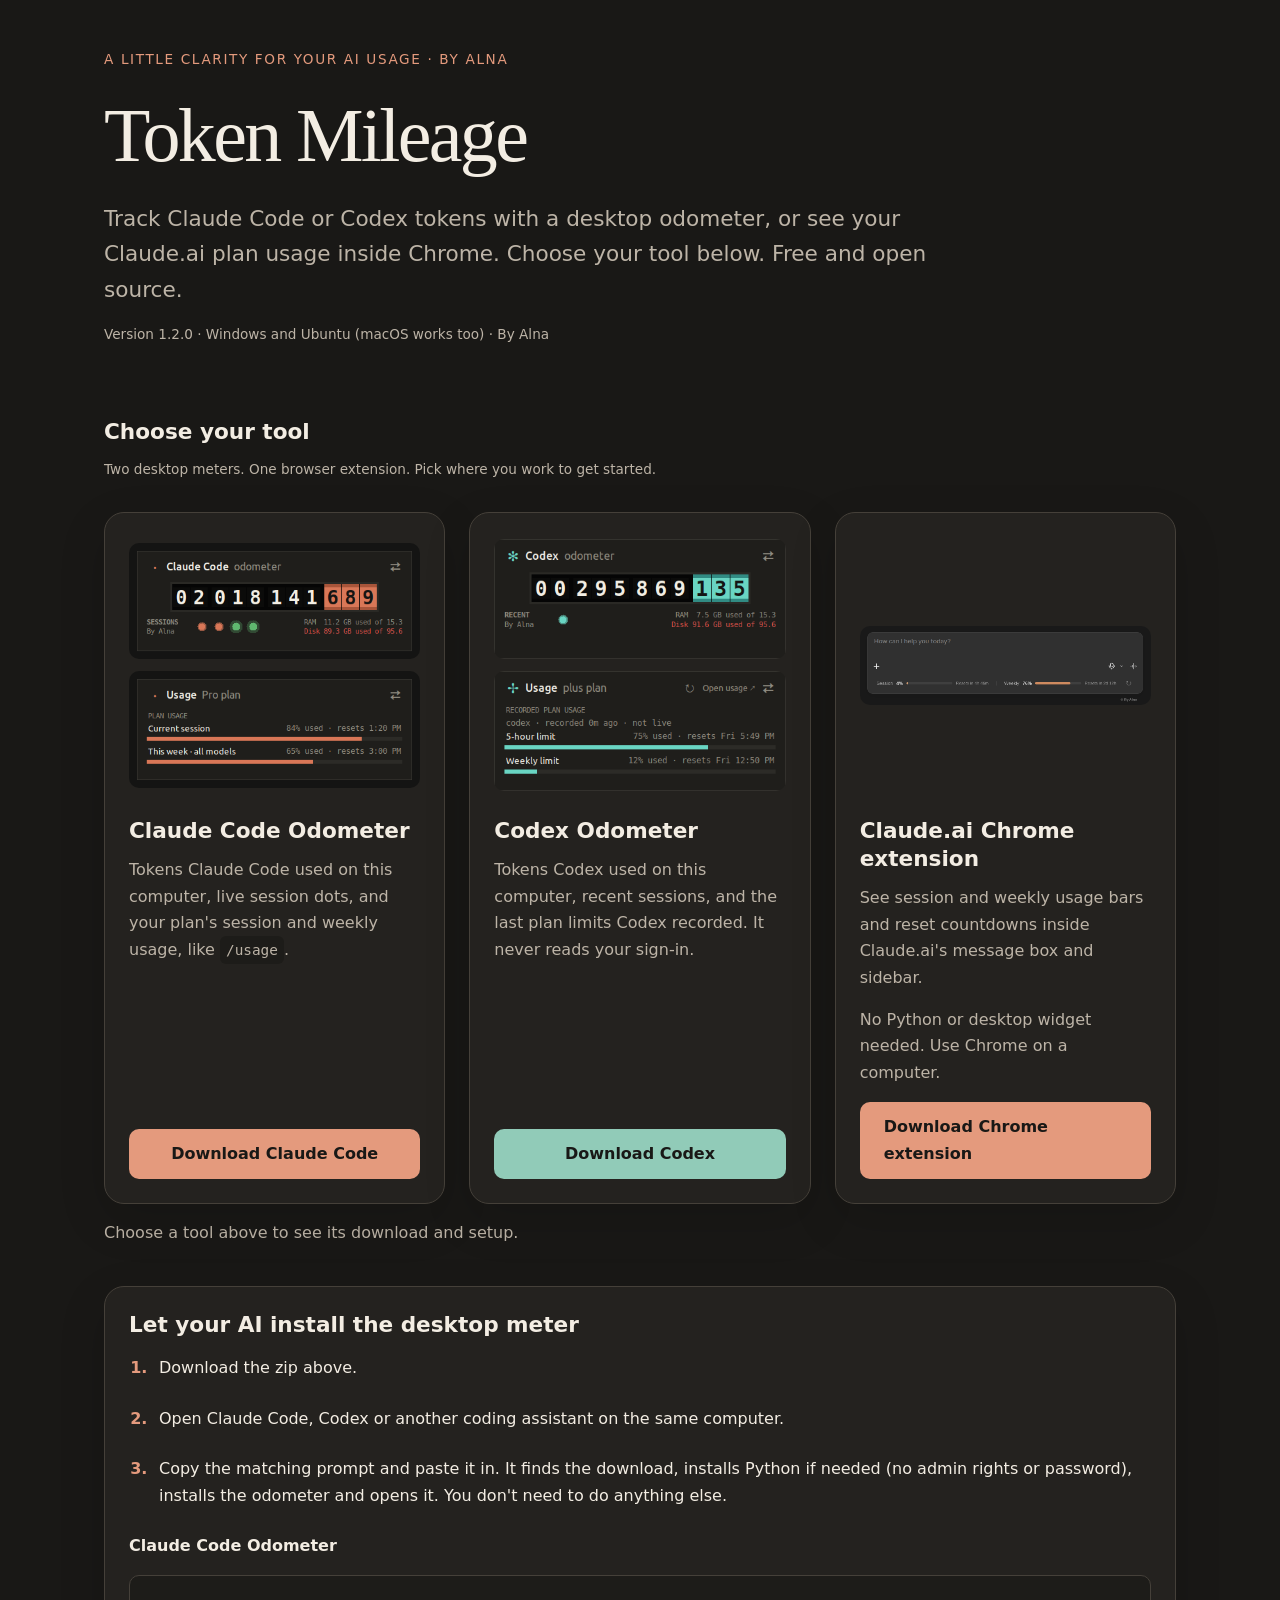
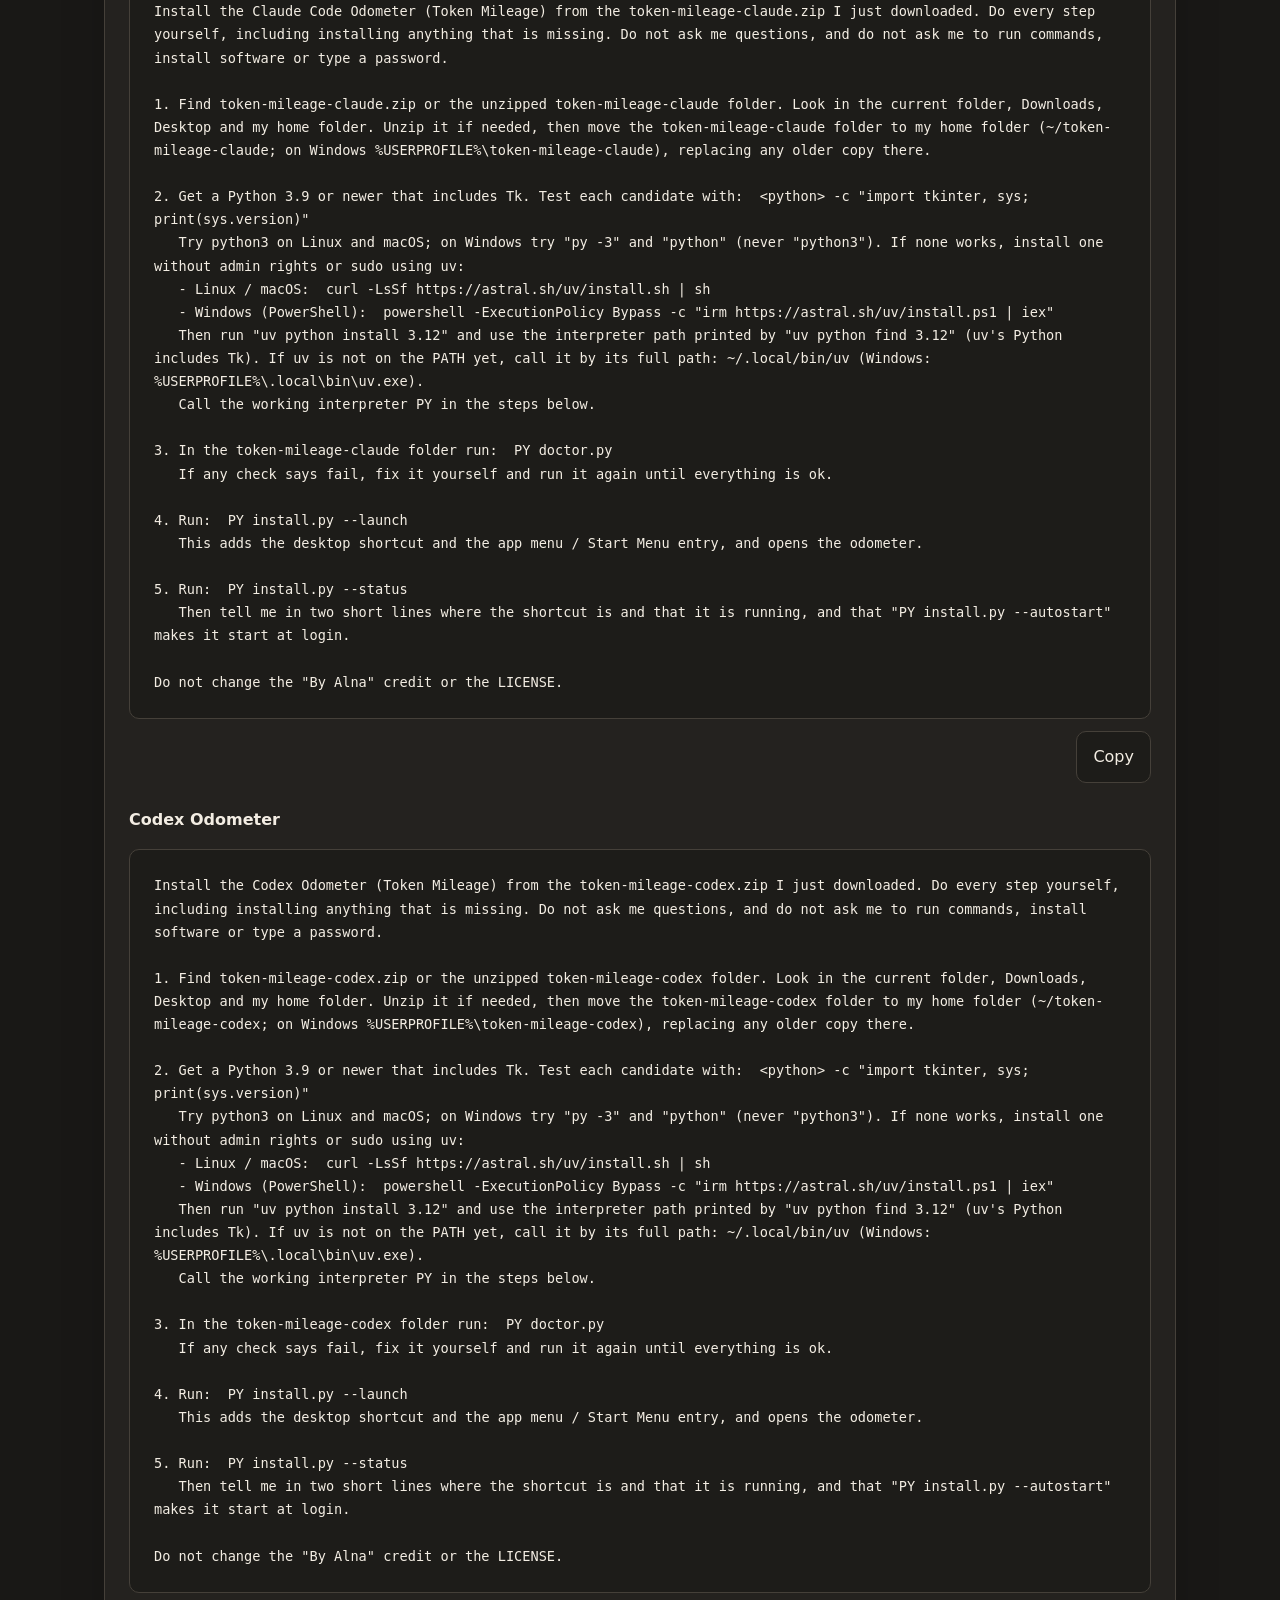
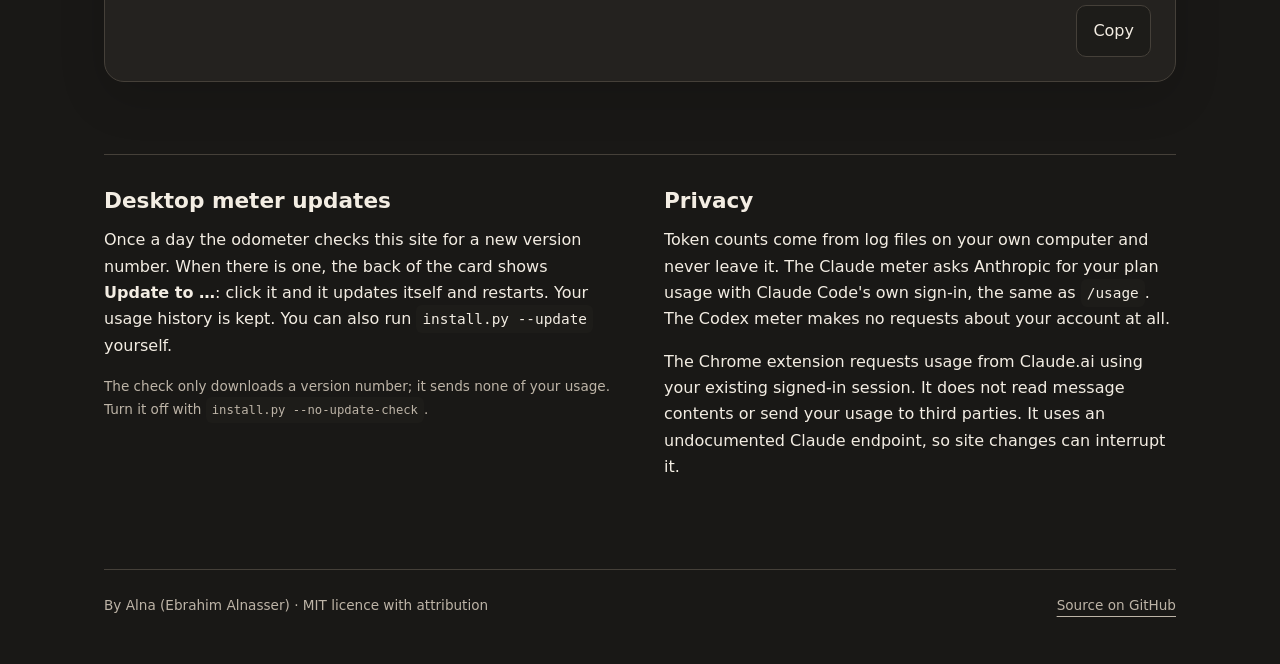
<file: site/index.html>
<!doctype html>
<html lang="en">
<head>
<meta charset="utf-8">
<meta name="viewport" content="width=device-width, initial-scale=1">
<title>Token Mileage</title>
<meta name="description" content="Desktop token odometers for Claude Code and Codex, plus a Claude.ai usage extension for Chrome. Free downloads and simple setup guides.">
<link rel="icon" href="img/icon.png">
<style>
:root {
 --bg:#191816; --panel:#24221f; --well:#1d1c19; --line:#454039; --ink:#f3ede3; --mute:#bdb4a7;
 --claude:#e49a7d; --codex:#91cbb8; --glow:#d48a6530; --clear:transparent;
 --font:system-ui,"Segoe UI",Ubuntu,sans-serif; --display:Georgia,"Times New Roman",serif; --mono:ui-monospace,"Cascadia Mono","DejaVu Sans Mono",monospace;
 --xs:.375rem; --sm:.75rem; --md:1rem; --lg:1.5rem; --xl:2rem; --xxl:3rem; --section:4.5rem;
 --code-size:.9em; --tiny:.85rem; --body:1rem; --title:1.35rem; --hero:clamp(2.75rem,6vw,4.75rem); --radius:1.25rem; --inner-radius:.625rem;
 --preview-height:16rem; --width:1120px; --control:44px; --border:1px; --ring:2px; --drift:-4px; --lift:-2px; --shadow:0 16px 48px #00000024; --hover-shadow:0 12px 36px var(--glow);
}
*{box-sizing:border-box} body{margin:0;background:var(--bg);color:var(--ink);font:var(--body)/1.65 var(--font)}
main{max-width:var(--width);margin:auto;padding:var(--xxl) var(--lg)}
h1{font:normal var(--hero)/1.08 var(--display);letter-spacing:-.035em;margin:var(--lg) 0}
h2{font-size:var(--title);line-height:1.3;margin:0 0 var(--sm)} h3{font-size:var(--body);margin:var(--lg) 0 var(--sm)}
p{margin:0 0 var(--md)} a{color:inherit;text-underline-offset:var(--xs)}
.lead{color:var(--mute);max-width:65ch;font-size:var(--title)} .small{font-size:var(--tiny);color:var(--mute)}
.eyebrow{color:var(--claude);font-size:var(--tiny);letter-spacing:.12em;text-transform:uppercase}
section{margin-top:var(--section)} .apps{display:grid;grid-template-columns:repeat(3,minmax(0,1fr));gap:var(--lg);margin-top:var(--xl);align-items:stretch;grid-auto-rows:1fr}
.app,.install-card{background:var(--panel);border:var(--border) solid var(--line);border-radius:var(--radius);padding:var(--lg);box-shadow:var(--shadow);animation:float 8s ease-in-out infinite;transition:box-shadow .2s,border-color .2s;position:relative}
.app:nth-child(2){animation-delay:-2.8s}.app:nth-child(3),.install-card:nth-child(even){animation-delay:-5.3s}
.app:hover,.install-card:hover{box-shadow:var(--hover-shadow);border-color:var(--accent,var(--claude));translate:0 var(--lift)}
.claude{--accent:var(--claude)} .codex{--accent:var(--codex)}
.app{display:flex;flex-direction:column}
.previews{height:var(--preview-height);display:flex;flex-direction:column;justify-content:center;gap:var(--sm);flex-shrink:0}
.app img{width:100%;height:auto;min-height:0;max-height:100%;object-fit:contain;display:block;border-radius:var(--inner-radius);flex:0 1 auto}
.app .choose{margin-top:auto}.choose::after{content:"";position:absolute;inset:0;border-radius:var(--radius)}
.app:has(.choose:focus-visible){outline:var(--ring) solid var(--accent);outline-offset:var(--xs)}
.app h2{margin-top:var(--lg)} .app p{color:var(--mute)} .app .small{font-size:var(--tiny)}
.app[aria-current="true"]{border-color:var(--accent);box-shadow:var(--hover-shadow)}
.btn,button{font:inherit;min-height:var(--control);border-radius:var(--inner-radius);cursor:pointer}
.btn{display:inline-flex;align-items:center;justify-content:center;padding:var(--sm) var(--lg);background:var(--accent,var(--claude));color:var(--bg);font-weight:650;text-decoration:none;border:0;margin-top:var(--sm)}
button{border:var(--border) solid var(--line);padding:var(--sm) var(--md);background:var(--well);color:var(--ink)}
button:hover{border-color:var(--accent,var(--claude))} :focus-visible{outline:var(--ring) solid var(--accent,var(--claude));outline-offset:var(--xs)}
.choose{width:100%}.choose:disabled{cursor:default}.install-card{margin-top:var(--lg)}
.prompt{margin-top:var(--md)} .prompt pre{padding:var(--lg);background:var(--well);border:var(--border) solid var(--line);border-radius:var(--inner-radius);font:var(--tiny)/1.7 var(--mono);white-space:pre-wrap;overflow-wrap:anywhere;margin:0 0 var(--sm)}
.copy{display:block;margin-inline-start:auto}.inline-copy{margin:var(--xs)}
.tabs{display:flex;gap:var(--sm);margin:var(--md) 0}.tabs button[aria-selected="true"]{border-color:var(--claude);color:var(--claude)}
ol{padding-inline-start:var(--lg)}li{padding-inline-start:var(--xs);margin-bottom:var(--lg)}li::marker{color:var(--accent,var(--claude));font-weight:bold}
code{font:var(--code-size) var(--mono);background:var(--well);border-radius:var(--xs);padding:var(--xs);overflow-wrap:anywhere}
summary{cursor:pointer;min-height:var(--control);padding-block:var(--sm)}details{border-top:var(--border) solid var(--line);margin-top:var(--lg)}
.shared{display:grid;grid-template-columns:1fr 1fr;gap:var(--xxl);border-top:var(--border) solid var(--line);margin-top:var(--section)}
.shared section{margin-top:var(--xl)}footer{display:flex;flex-wrap:wrap;justify-content:space-between;gap:var(--md);margin-top:var(--section);padding-top:var(--lg);border-top:var(--border) solid var(--line);color:var(--mute);font-size:var(--tiny)}
[hidden]{display:none!important}.js-only{display:none}.js .js-only{display:inline-flex} .js .choose{display:flex} .status{color:var(--mute);margin-top:var(--md)}
@keyframes float{0%,100%{transform:translateY(0)}50%{transform:translateY(var(--drift))}}
@media(max-width:760px){.apps,.shared{grid-template-columns:1fr}main{padding:var(--xl) var(--md)}.app{padding:var(--lg)}.shared{gap:var(--lg)}.shared section{margin-top:var(--lg)}}
@media(prefers-reduced-motion:reduce){*,*::before,*::after{animation:none!important;transition:none!important;scroll-behavior:auto!important}.app:hover,.install-card:hover{translate:none}}
</style>
</head>
<body>
<main>
  <p class="eyebrow">A little clarity for your AI usage · By Alna</p>
  <h1>Token Mileage</h1>
  <p class="lead">Track Claude Code or Codex tokens with a desktop odometer, or see your Claude.ai plan usage inside Chrome. Choose your tool below. Free and open source.</p>
  <p class="small">Version <span id="version">1.2.0</span> · Windows and Ubuntu (macOS works too) · By Alna</p>

  <section aria-labelledby="choose-heading"><h2 id="choose-heading">Choose your tool</h2><p class="small">Two desktop meters. One browser extension. Pick where you work to get started.</p>
  <div class="apps">
    <div class="app claude">
      <div class="previews">
      <img src="img/claude-front.png" alt="Claude Code Odometer showing the token count" width="444" height="178">
      <img src="img/claude-back.png" alt="Claude Code Odometer back card with plan usage bars" width="444" height="178">
      </div>
      <h2>Claude Code Odometer</h2>
      <p>Tokens Claude Code used on this computer, live session dots, and your plan's session and weekly usage, like <code>/usage</code>.</p>
      <a class="btn choose" href="downloads/token-mileage-claude.zip" download data-tool="claude" aria-controls="claude-download">Download Claude Code</a>
    </div>
    <div class="app codex">
      <div class="previews">
      <img src="img/codex-front.png" alt="Codex Odometer showing the token count" width="420" height="173">
      <img src="img/codex-back.png" alt="Codex Odometer back card with recorded plan limits" width="420" height="173">
      </div>
      <h2>Codex Odometer</h2>
      <p>Tokens Codex used on this computer, recent sessions, and the last plan limits Codex recorded. It never reads your sign-in.</p>
      <a class="btn choose" href="downloads/token-mileage-codex.zip" download data-tool="codex" aria-controls="codex-download">Download Codex</a>
    </div>
    <div class="app claude extension">
      <div class="previews">
      <img src="img/chrome-extension.png" alt="Claude usage inside the message box, with © By Alna below it" width="1039" height="283">
      </div>
      <h2>Claude.ai Chrome extension</h2>
      <p>See session and weekly usage bars and reset countdowns inside Claude.ai's message box and sidebar.</p>
      <p>No Python or desktop widget needed. Use Chrome on a computer.</p>
      <a class="btn choose" href="downloads/token-mileage-chrome-extension.zip" download data-tool="chrome" aria-controls="chrome-download">Download Chrome extension</a>
    </div>
  </div>

  </section>
  <p class="status js-only" id="selection-status" role="status">Choose a tool above to see its download and setup.</p>
<section class="install-card claude" id="claude-download" data-tools="claude"><p class="eyebrow">Your download</p><h2>Claude Code Odometer</h2><a class="btn" href="downloads/token-mileage-claude.zip" download>Download for Claude Code</a></section>
<section class="install-card codex" id="codex-download" data-tools="codex"><p class="eyebrow">Your download</p><h2>Codex Odometer</h2><a class="btn" href="downloads/token-mileage-codex.zip" download>Download for Codex</a></section>
<section class="install-card claude" id="chrome-download" data-tools="chrome"><p class="eyebrow">Your download</p><h2>Claude.ai Chrome extension</h2><a class="btn" href="downloads/token-mileage-chrome-extension.zip" download>Download Chrome extension</a><p class="small"><a href="#chrome-setup">How to add it to Chrome — 5 simple steps</a></p></section>
  <section class="install-card claude" data-tools="chrome" id="chrome-setup" aria-labelledby="chrome-heading">
    <h2 id="chrome-heading">Add the extension to Chrome</h2>
    <p>This download uses Chrome's manual installation. A website cannot add it automatically; you complete the steps below once.</p>
    <ol>
      <li><a href="downloads/token-mileage-chrome-extension.zip" download>Download the extension ZIP</a> and extract it into a folder you will keep, such as <code>Documents/Token-Mileage-Chrome</code>.</li>
      <li>Copy <code id="chrome-address">chrome://extensions</code> into Chrome's address bar and press Enter. <button class="inline-copy" data-for="chrome-address" type="button">Copy address</button></li>
      <li>Turn on <strong>Developer mode</strong> at the top right.</li>
      <li>Click <strong>Load unpacked</strong>. Select the extracted folder containing <code>manifest.json</code>, then click <strong>Select Folder</strong> or <strong>Open</strong>.</li>
      <li>Open <a href="https://claude.ai/">Claude.ai</a>, sign in, and refresh the page. Usage appears inside the bottom of the message box, with © By Alna below it, and under Projects when the sidebar is expanded.</li>
    </ol>
    <p class="small">Select the extracted folder, not the ZIP. Keep that folder in place. If you see duplicate usage displays, disable your other Claude usage extension.</p>
    <details>
      <summary>Updates, removal and automatic installation</summary>
      <p><strong>Update:</strong> extract the new download into the same folder, replacing the old files. On <code>chrome://extensions</code>, click this extension's reload button, then refresh your Claude tabs.</p>
      <p><strong>Remove:</strong> on <code>chrome://extensions</code>, find the extension and click <strong>Remove</strong>.</p>
      <p><strong>Automatic installation:</strong> administrators can configure this for managed work or school browsers. For personal Chrome, a Chrome Web Store release would provide an Add to Chrome button and automatic updates; you would still confirm the first installation. This download is an unpacked extension, not a Web Store listing.</p>
      <p class="small"><a href="https://developer.chrome.com/docs/extensions/get-started/tutorial/hello-world#load-unpacked">Google's manual setup instructions</a> · <a href="https://support.google.com/chrome/a/answer/6306504">Managed browser installation</a></p>
    </details>
  </section>


  <section class="install-card" data-tools="claude codex">
    <h2>Install a desktop meter yourself</h2>
    <p class="small">One zip works on every system. You need Python 3.9 or newer.</p>
    <div class="tabs" role="tablist">
      <button role="tab" id="tab-win" aria-selected="true" aria-controls="win">Windows</button>
      <button role="tab" id="tab-linux" aria-selected="false" aria-controls="linux">Ubuntu</button>
    </div>
    <div id="win" role="tabpanel" aria-labelledby="tab-win">
      <ol>
        <li>Install Python from <a href="https://www.python.org/downloads/">python.org</a> if you don't have it (keep "tcl/tk" ticked).</li>
        <li>Unzip the download, for example into <code>Documents</code>.</li>
        <li>Open the unzipped folder, click the address bar, type <code>cmd</code> and press Enter. Then run:<br>
          <code>py install.py --launch</code></li>
      </ol>
      <p class="small">This adds a desktop icon and a Start Menu entry. Add <code>--autostart</code> to start it when you log in.</p>
    </div>
    <div id="linux" role="tabpanel" aria-labelledby="tab-linux">
      <ol>
        <li>Make sure Tk is installed: <code>sudo apt install python3-tk</code></li>
        <li>Unzip the download, for example into your home folder.</li>
        <li>In a terminal inside that folder run: <code>python3 install.py --launch</code></li>
      </ol>
      <p class="small">This adds a desktop icon and an app menu entry. Add <code>--autostart</code> to start it when you log in.</p>
    </div>
  </section>

  <section class="install-card" id="ai-install">
    <h2>Let your AI install the desktop meter</h2>
    <ol>
      <li>Download the zip above.</li>
      <li>Open Claude Code, Codex or another coding assistant on the same computer.</li>
      <li>Copy the matching prompt and paste it in. It finds the download, installs Python if needed (no admin rights or password), installs the odometer and opens it. You don't need to do anything else.</li>
    </ol>
    <div><h3>Claude Code Odometer</h3>
    <div class="prompt"><pre id="p-claude">Install the Claude Code Odometer (Token Mileage) from the token-mileage-claude.zip I just downloaded. Do every step yourself, including installing anything that is missing. Do not ask me questions, and do not ask me to run commands, install software or type a password.

1. Find token-mileage-claude.zip or the unzipped token-mileage-claude folder. Look in the current folder, Downloads, Desktop and my home folder. Unzip it if needed, then move the token-mileage-claude folder to my home folder (~/token-mileage-claude; on Windows %USERPROFILE%\token-mileage-claude), replacing any older copy there.

2. Get a Python 3.9 or newer that includes Tk. Test each candidate with:  &lt;python&gt; -c "import tkinter, sys; print(sys.version)"
   Try python3 on Linux and macOS; on Windows try "py -3" and "python" (never "python3"). If none works, install one without admin rights or sudo using uv:
   - Linux / macOS:  curl -LsSf https://astral.sh/uv/install.sh | sh
   - Windows (PowerShell):  powershell -ExecutionPolicy Bypass -c "irm https://astral.sh/uv/install.ps1 | iex"
   Then run "uv python install 3.12" and use the interpreter path printed by "uv python find 3.12" (uv's Python includes Tk). If uv is not on the PATH yet, call it by its full path: ~/.local/bin/uv (Windows: %USERPROFILE%\.local\bin\uv.exe).
   Call the working interpreter PY in the steps below.

3. In the token-mileage-claude folder run:  PY doctor.py
   If any check says fail, fix it yourself and run it again until everything is ok.

4. Run:  PY install.py --launch
   This adds the desktop shortcut and the app menu / Start Menu entry, and opens the odometer.

5. Run:  PY install.py --status
   Then tell me in two short lines where the shortcut is and that it is running, and that "PY install.py --autostart" makes it start at login.

Do not change the "By Alna" credit or the LICENSE.</pre><button class="copy" data-for="p-claude" type="button" aria-label="Copy Claude Code Odometer installation prompt">Copy</button></div></div>
    <div><h3>Codex Odometer</h3>
    <div class="prompt"><pre id="p-codex">Install the Codex Odometer (Token Mileage) from the token-mileage-codex.zip I just downloaded. Do every step yourself, including installing anything that is missing. Do not ask me questions, and do not ask me to run commands, install software or type a password.

1. Find token-mileage-codex.zip or the unzipped token-mileage-codex folder. Look in the current folder, Downloads, Desktop and my home folder. Unzip it if needed, then move the token-mileage-codex folder to my home folder (~/token-mileage-codex; on Windows %USERPROFILE%\token-mileage-codex), replacing any older copy there.

2. Get a Python 3.9 or newer that includes Tk. Test each candidate with:  &lt;python&gt; -c "import tkinter, sys; print(sys.version)"
   Try python3 on Linux and macOS; on Windows try "py -3" and "python" (never "python3"). If none works, install one without admin rights or sudo using uv:
   - Linux / macOS:  curl -LsSf https://astral.sh/uv/install.sh | sh
   - Windows (PowerShell):  powershell -ExecutionPolicy Bypass -c "irm https://astral.sh/uv/install.ps1 | iex"
   Then run "uv python install 3.12" and use the interpreter path printed by "uv python find 3.12" (uv's Python includes Tk). If uv is not on the PATH yet, call it by its full path: ~/.local/bin/uv (Windows: %USERPROFILE%\.local\bin\uv.exe).
   Call the working interpreter PY in the steps below.

3. In the token-mileage-codex folder run:  PY doctor.py
   If any check says fail, fix it yourself and run it again until everything is ok.

4. Run:  PY install.py --launch
   This adds the desktop shortcut and the app menu / Start Menu entry, and opens the odometer.

5. Run:  PY install.py --status
   Then tell me in two short lines where the shortcut is and that it is running, and that "PY install.py --autostart" makes it start at login.

Do not change the "By Alna" credit or the LICENSE.</pre><button class="copy" data-for="p-codex" type="button" aria-label="Copy Codex Odometer installation prompt">Copy</button></div></div>
  </section>

  <div class="shared"><section id="updates">
    <h2>Desktop meter updates</h2>
    <p>Once a day the odometer checks this site for a new version number. When there is one, the back of the card shows <strong>Update to …</strong>: click it and it updates itself and restarts. Your usage history is kept. You can also run <code>install.py --update</code> yourself.</p>
    <p class="small">The check only downloads a version number; it sends none of your usage. Turn it off with <code>install.py --no-update-check</code>.</p>
  </section>

  <section id="privacy">
    <h2>Privacy</h2>
    <p>Token counts come from log files on your own computer and never leave it. The Claude meter asks Anthropic for your plan usage with Claude Code's own sign-in, the same as <code>/usage</code>. The Codex meter makes no requests about your account at all.</p>
    <p>The Chrome extension requests usage from Claude.ai using your existing signed-in session. It does not read message contents or send your usage to third parties. It uses an undocumented Claude endpoint, so site changes can interrupt it.</p>
  </section>

  </div>
  <footer>
    <span>By Alna (Ebrahim Alnasser) · MIT licence with attribution</span>
    <a href="https://github.com/ebrahim-cyber-bh/Token_Mileage">Source on GitHub</a>
  </footer>
</main>
<script>
  document.documentElement.classList.add('js');
  const choices = [...document.querySelectorAll('[data-tool]')];
  let selected = null;
  function choose(tool) {
    selected = tool;
    document.querySelectorAll('[data-tools]').forEach(el => el.hidden = !el.dataset.tools.split(' ').includes(tool));
    choices.forEach(b => {
      const active = b.dataset.tool === tool;
      if (active) b.setAttribute('aria-current', 'true');
      else b.removeAttribute('aria-current');
      b.closest('.app').setAttribute('aria-current', String(active));
    });
    document.getElementById('selection-status').textContent = tool ? 'Your download and setup are below. You can switch tools above anytime.' : 'Choose a tool above to see its download and setup.';
  }
  choices.forEach(b => b.addEventListener('click', () => {
    choose(b.dataset.tool);
    const download = document.getElementById(b.dataset.tool + '-download');
    download.setAttribute('tabindex', '-1');
    download.focus({ preventScroll: true });
    download.scrollIntoView({ block: 'start' });
  }));
  choose(null);
  function followHash() {
    const target = document.getElementById(location.hash.slice(1));
    if (!target) return;
    const panel = target.closest('[data-tools]');
    if (panel) choose(panel.dataset.tools.split(' ').includes(selected) ? selected : panel.dataset.tools.split(' ')[0]);
    if (target.id === 'win' || target.id === 'linux') show(tabs.find(t => t.getAttribute('aria-controls') === target.id));
    requestAnimationFrame(() => target.scrollIntoView());
  }
  // Tabs: show Windows or Ubuntu steps; start on the visitor's system.
  const tabs = [...document.querySelectorAll('[role="tab"]')];
  function show(tab) {
    tabs.forEach(t => {
      const on = t === tab;
      t.setAttribute('aria-selected', on);
      t.tabIndex = on ? 0 : -1;
      document.getElementById(t.getAttribute('aria-controls')).hidden = !on;
    });
  }
  tabs.forEach(t => t.addEventListener('click', () => show(t)));
  tabs.forEach((t, i) => t.addEventListener('keydown', e => {
    if (!['ArrowLeft', 'ArrowRight', 'Home', 'End'].includes(e.key)) return;
    e.preventDefault();
    const next = e.key === 'Home' ? tabs[0] : e.key === 'End' ? tabs[tabs.length - 1] : tabs[(i + 1) % tabs.length];
    show(next); next.focus();
  }));
  if (/Linux|X11/.test(navigator.userAgent) && !/Android/.test(navigator.userAgent)) show(tabs[1]);
  else show(tabs[0]);
  followHash();
  window.addEventListener('hashchange', followHash);
  // Copy buttons for the AI prompts.
  document.querySelectorAll('.copy, .inline-copy').forEach(b => b.addEventListener('click', async () => {
    const originalLabel = b.textContent;
    const text = document.getElementById(b.dataset.for).textContent;
    try { await navigator.clipboard.writeText(text); b.textContent = 'Copied'; }
    catch { const r = document.createRange(); r.selectNodeContents(document.getElementById(b.dataset.for));
            getSelection().removeAllRanges(); getSelection().addRange(r); b.textContent = /Mac/.test(navigator.platform) ? 'Press ⌘C to copy' : 'Press Ctrl+C to copy'; }
    setTimeout(() => b.textContent = originalLabel, 2000);
  }));
  // Current version from version.json (the same file the odometer checks).
  fetch('version.json', { cache: 'no-store' }).then(r => r.json())
    .then(d => { if (d.version) document.getElementById('version').textContent = d.version; })
    .catch(() => {});
</script>
</body>
</html>
</file>
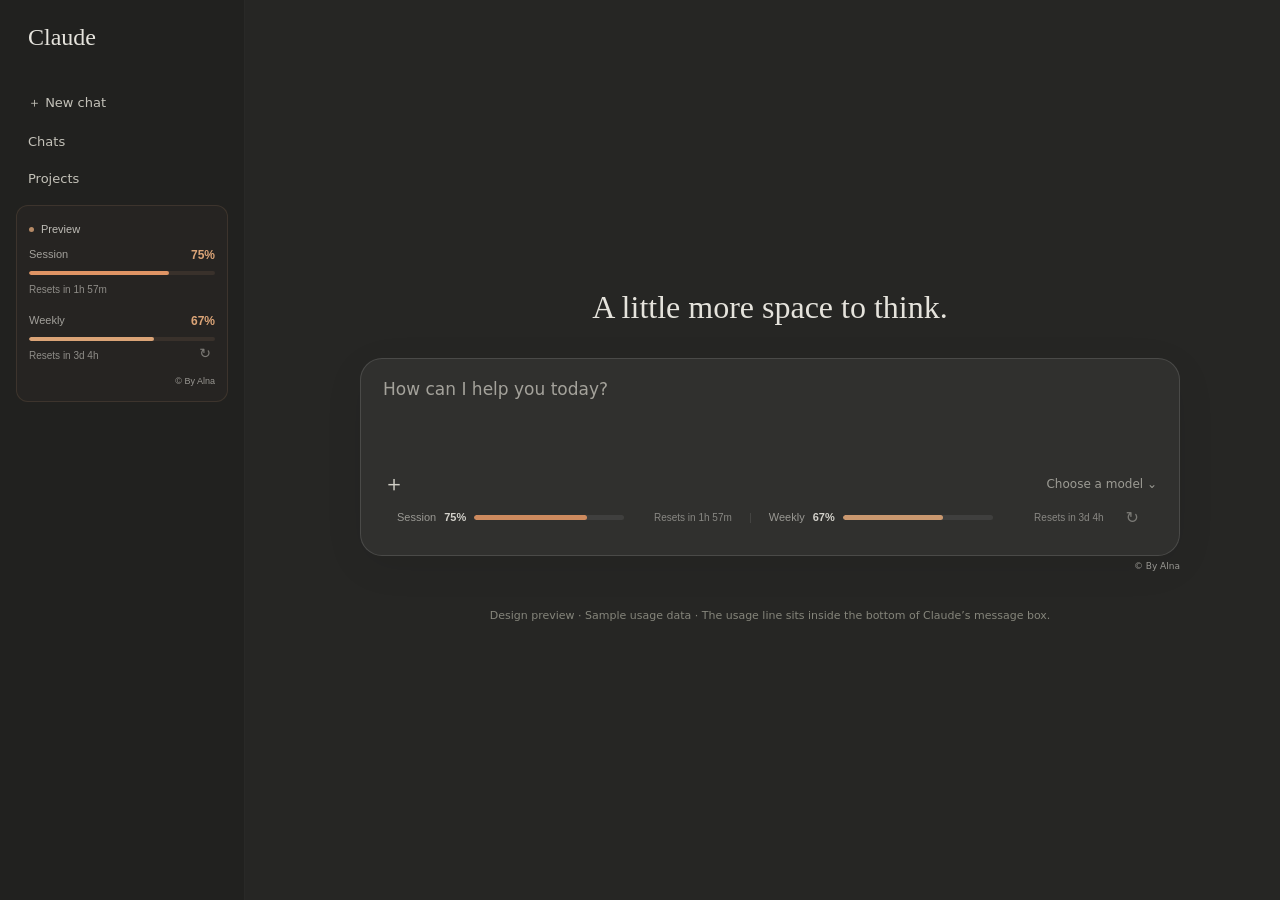
<file: chrome-extension/preview.html>
<!doctype html><html lang="en"><head><meta charset="utf-8"><meta name="viewport" content="width=device-width,initial-scale=1"><title>Inline Claude usage · Preview</title><link rel="stylesheet" href="ui.css"><style>body{margin:0;min-height:100vh;background:#262624;color:#e5e3dc;font-family:system-ui;display:grid;place-items:center}.demo{width:min(820px,calc(100% - 40px))}h1{font:32px Georgia,serif;text-align:center;margin-bottom:32px}.composer{border:1px solid #ffffff20;border-radius:22px;background:#30302e;padding:20px 22px;box-shadow:0 10px 40px #0001}.placeholder{color:#a4a29b;font-size:17px;min-height:90px}.controls{display:flex;justify-content:space-between;align-items:center;color:#d1cfc7;font-size:22px}.model{font:12px system-ui;color:#9c9b94}.caption{font-size:11px;color:#85857b;text-align:center;margin-top:38px}body{padding-left:260px}.preview-sidebar{position:fixed;left:0;top:0;bottom:0;width:245px;padding:24px 16px;background:#21211f;border-right:1px solid #ffffff09}.brand{font:24px Georgia,serif;margin:0 12px 32px}.nav-item{font-size:13px;padding:11px 12px;color:#c4c2b9}@media(max-width:1000px){body{padding-left:220px}.preview-sidebar{width:205px}.demo{width:calc(100% - 32px)}}@media(max-width:650px){body{padding:24px 0;display:flex;flex-direction:column}.preview-sidebar{position:static;width:calc(100% - 32px);border-radius:16px;margin-bottom:24px}.demo{width:calc(100% - 32px)}h1{font-size:25px}}</style></head><body><aside class="preview-sidebar"><div class="brand">Claude</div><div class="nav-item">＋ New chat</div><div class="nav-item">Chats</div><div class="nav-item">Projects</div><div id="sidebar-preview"></div></aside><main class="demo"><h1>A little more space to think.</h1><div class="composer"><div class="placeholder">How can I help you today?</div><div class="controls"><span>＋</span><span class="model">Choose a model ⌄</span></div><div id="app"></div></div><div id="composer-credit"></div><p class="caption">Design preview · Sample usage data · The usage line sits inside the bottom of Claude’s message box.</p></main><script src="ui.js"></script><script src="preview.js"></script></body></html>
</file>
<file: chrome-extension/ui.css>
:host{display:block;color:inherit}*{box-sizing:border-box}.usage{font:11px/1.5 -apple-system,BlinkMacSystemFont,"Segoe UI",sans-serif;color:inherit;display:flex;align-items:center;gap:16px;padding:9px 12px 3px;flex-wrap:wrap;opacity:.9}.status{display:flex;align-items:center;gap:6px;font-size:10px;opacity:.55;white-space:nowrap}.dot{width:4px;height:4px;border-radius:50%;background:#dba477}.dot.warn{background:#df9464}.details{display:flex;align-items:center;justify-content:flex-end;flex-wrap:wrap;gap:12px;margin-left:auto;min-width:0}.metric{display:flex;align-items:center;gap:7px;white-space:nowrap}.label{opacity:.65}strong{font-weight:550;font-variant-numeric:tabular-nums}.reset{font-size:10px;opacity:.55;font-variant-numeric:tabular-nums}.track{display:block;width:88px;height:3px;background:#8883;border-radius:5px;overflow:hidden}.fill{display:block;height:100%;background:var(--accent);border-radius:5px;transition:width .3s}.divider{height:10px;width:1px;background:#8884}.refresh{border:0;background:transparent;color:inherit;opacity:.45;font:16px/1 system-ui;cursor:pointer;border-radius:5px;padding:3px 4px}.refresh:hover{opacity:1;background:#8882}.refresh:disabled{cursor:wait;opacity:.25}.refresh:focus-visible{outline:2px solid #dba477;outline-offset:2px}.message,.notice{font-size:10px;opacity:.65}.notice{flex-basis:100%;text-align:right;color:#df9464}@media(max-width:620px){.usage{padding-inline:4px;gap:6px}.details{gap:8px}.track{width:54px}.metric{gap:5px}.status{display:none}.divider{display:none}}@media(max-width:420px){.details{row-gap:5px}.metric{font-size:10px}.track{display:none}}@media(prefers-reduced-motion:reduce){.fill{transition:none}}

.sidebar{display:block;padding:15px 12px 13px;margin:8px 0 10px;border:1px solid #dba47720;background:#dba47708;border-radius:12px;opacity:1}.sidebar .status{display:flex;opacity:.8;font-size:11px;margin-bottom:14px;gap:7px}.sidebar .dot{width:5px;height:5px}.sidebar .details{display:flex;flex-direction:column;align-items:stretch;gap:15px;position:relative}.sidebar .metric{display:grid;grid-template-columns:1fr auto;gap:7px}.sidebar .label{font-size:11px}.sidebar strong{font-size:12px;color:#dba477}.sidebar .track{display:block;grid-column:1 / -1;grid-row:2;width:100%;height:4px;background:#dba4771a}.sidebar .reset{grid-column:1 / -1;font-size:10px}.sidebar .divider{display:none}.sidebar .refresh{position:absolute;right:0;bottom:0;font-size:14px}.sidebar .notice{text-align:left;display:block;margin-top:10px}.sidebar .message{padding-right:22px;white-space:normal}

.attribution{display:inline-flex;align-items:center;gap:6px;font-size:10px;white-space:nowrap;opacity:.8}.attribution img{display:block;border-radius:3px}.sidebar .attribution{margin-bottom:12px}.sidebar .status{margin-bottom:8px}@media(max-width:620px){.attribution{font-size:9px;gap:4px}}

/* Composer meters sit in normal flow, below the input controls. */
.usage:not(.sidebar){display:block;padding:8px 14px 6px;width:100%;opacity:.9}
.usage:not(.sidebar) .status{display:none}
.usage:not(.sidebar) .details{justify-content:space-between;margin:0;gap:10px;row-gap:6px}
.credit-footer{display:flex;justify-content:flex-end;flex-basis:100%;padding-top:5px}
.attribution{font-size:9px;gap:4px;opacity:.6}
.attribution img{width:12px;height:12px}
.sidebar .attribution{margin:0}
.sidebar .credit-footer{padding-top:12px}
@media(max-width:620px){.usage:not(.sidebar){padding:6px 8px}.usage:not(.sidebar) .metric{flex-wrap:wrap;white-space:normal}.usage:not(.sidebar) .details{justify-content:flex-start}.usage:not(.sidebar) .refresh{margin-left:auto}}

/* Keep a compact usage strip inside the composer's bottom edge. */
.usage:not(.sidebar) .details{display:flex;align-items:center;flex-wrap:wrap;justify-content:flex-start;column-gap:18px;row-gap:8px}
.usage:not(.sidebar) .metric{flex:1 1 240px;min-width:0;gap:8px}
.usage:not(.sidebar) .track{flex:1 1 70px;min-width:36px;max-width:150px;height:5px}
.usage:not(.sidebar) .reset{margin-left:auto}
.usage:not(.sidebar) .refresh{flex:0 0 auto;margin-left:auto}
@media(max-width:620px){.usage:not(.sidebar) .metric{flex:1 1 220px;flex-wrap:nowrap}.usage:not(.sidebar) .divider{display:none}}
@media(max-width:420px){.usage:not(.sidebar) .track{display:block;max-width:none}.usage:not(.sidebar) .reset{font-size:9px}}
</file>
